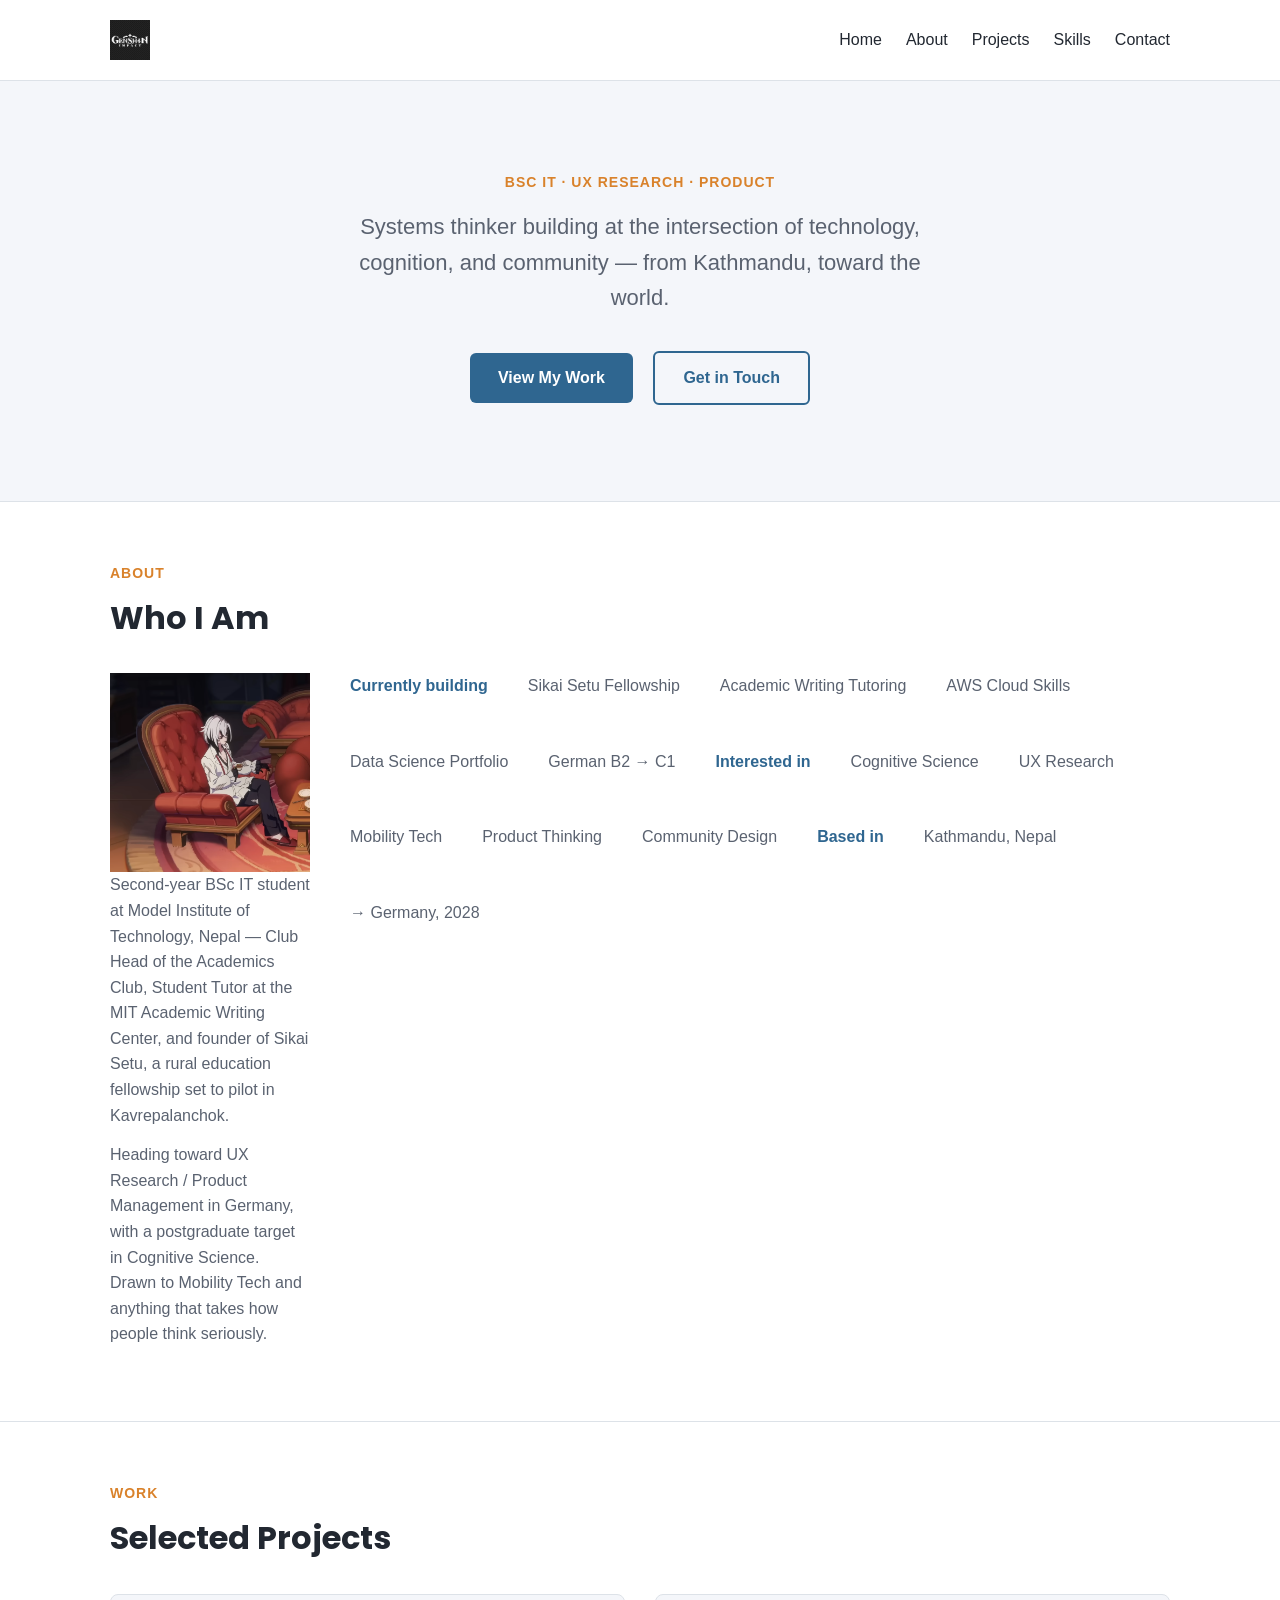
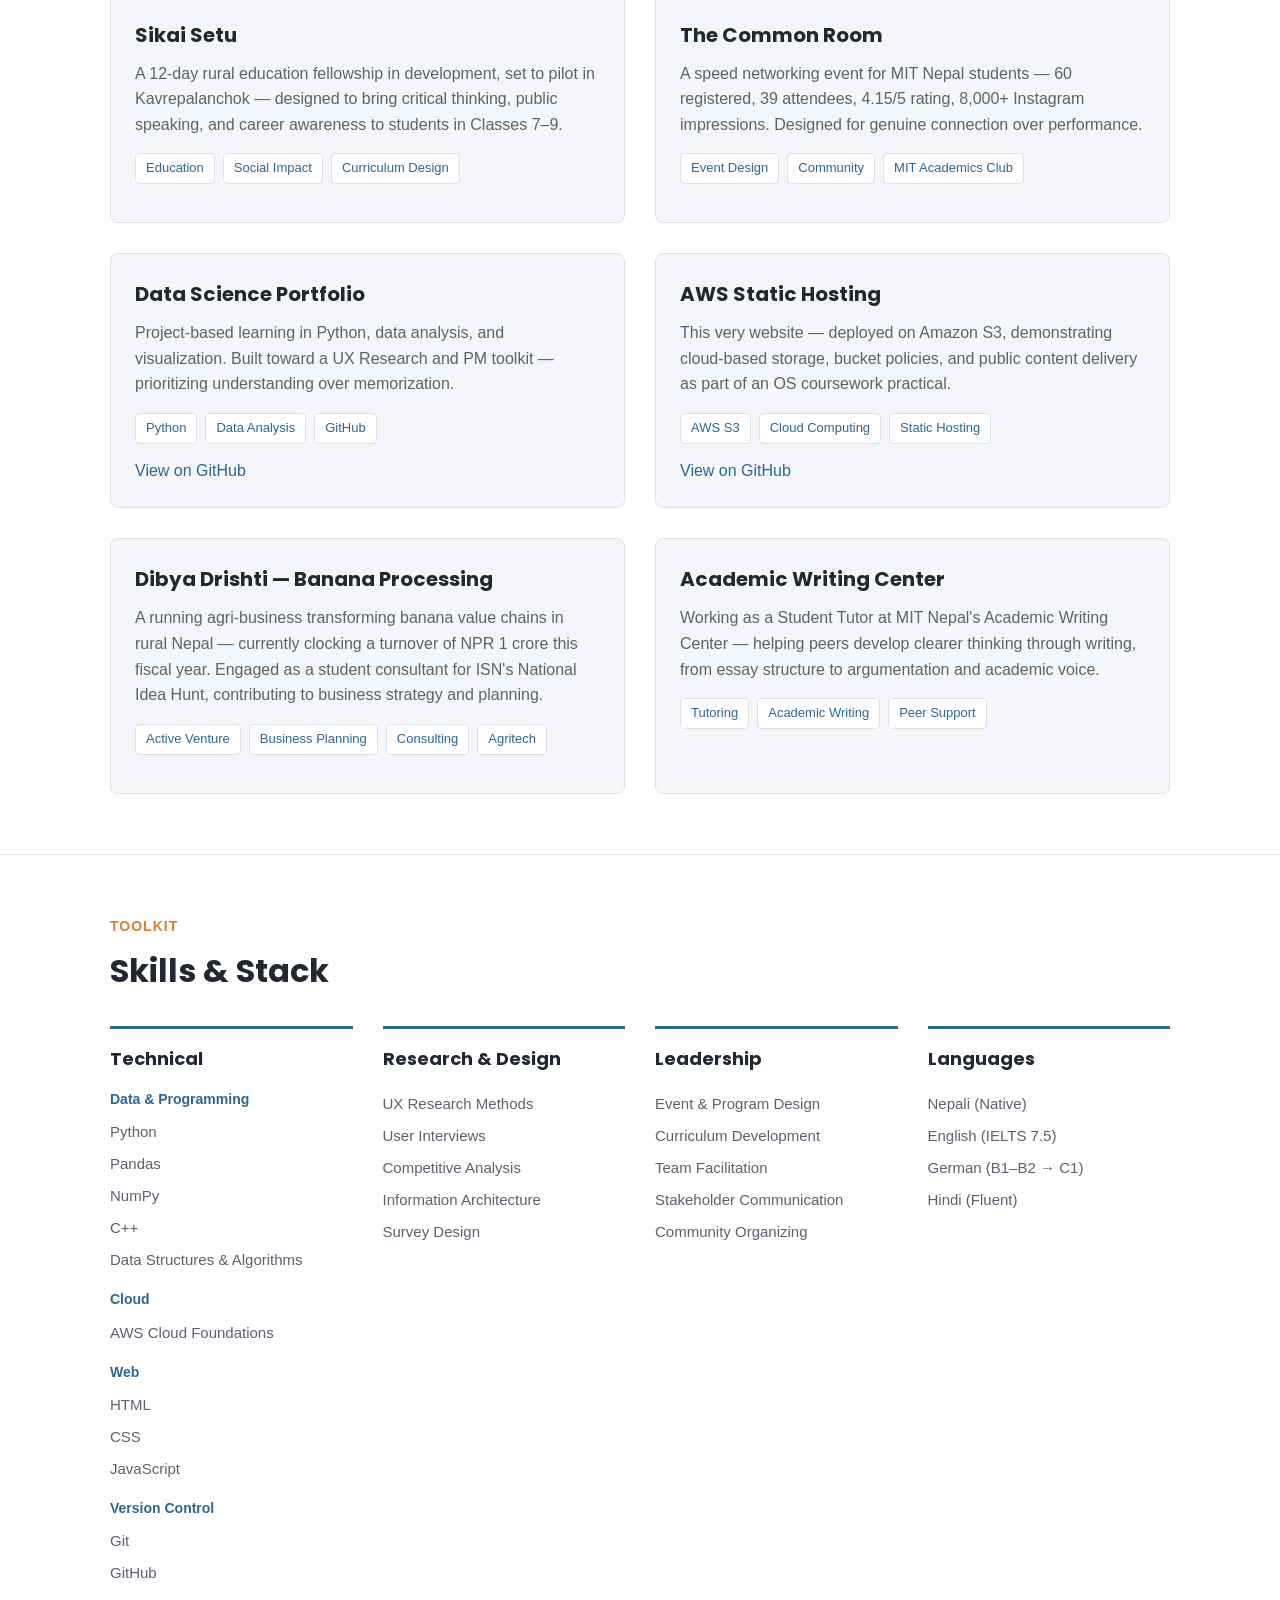
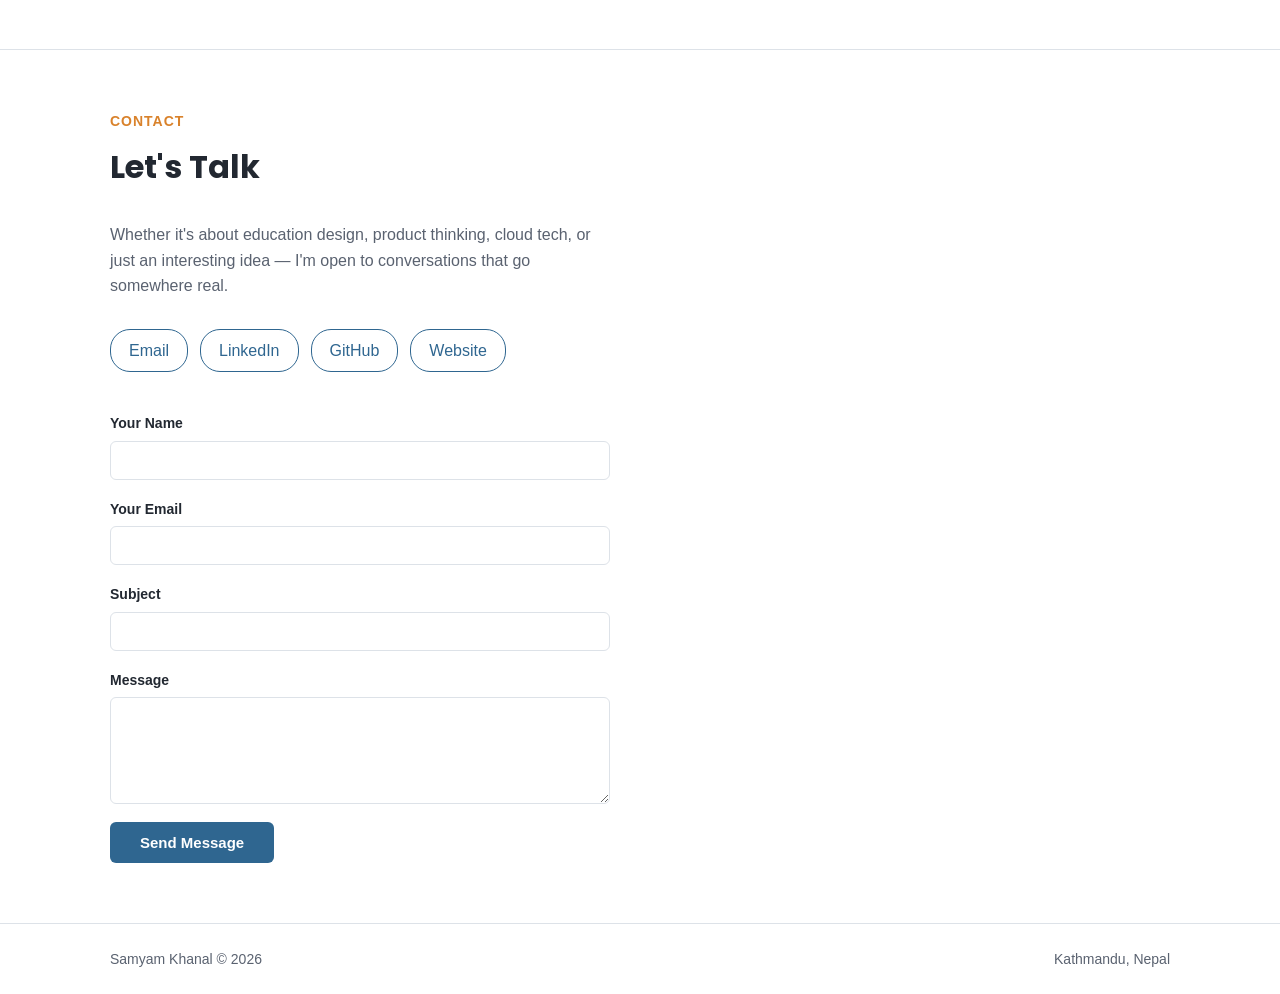
<file: index.html>
<!DOCTYPE html>
<html lang="en">
<head>
  <meta charset="UTF-8" />
  <meta name="viewport" content="width=device-width, initial-scale=1.0" />
  <link rel="stylesheet" href="css/style.css" />
  <title>Samyam Khanal — Portfolio</title>
</head>
<body>

<header>
  <div class="container header-inner">
    <h1><img src="images/logo.png" alt="Samyam Khanal" class="logo" /></h1>
    <nav>
      <ul>
        <li><a href="#hero">Home</a></li>
        <li><a href="#about">About</a></li>
        <li><a href="#projects">Projects</a></li>
        <li><a href="#skills">Skills</a></li>
        <li><a href="#contact">Contact</a></li>
      </ul>
    </nav>
  </div>
</header>

<main>

  <section id="hero">
    <div class="container">
      <p>BSc IT · UX Research · Product</p>
      <p>Systems thinker building at the intersection of technology, cognition, and community — from Kathmandu, toward the world.</p>
      <a href="#projects">View My Work</a>
      <a href="#contact">Get in Touch</a>
    </div>
  </section>

  <section id="about">
    <div class="container">
      <p>About</p>
      <h2>Who I Am</h2>

      <div class="about-grid">
        <article>
          <img src="images/image.png" alt="Samyam Khanal" width="200" height="200"/>
          <p>Second-year BSc IT student at Model Institute of Technology, Nepal — Club Head of the Academics Club, Student Tutor at the MIT Academic Writing Center, and founder of Sikai Setu, a rural education fellowship set to pilot in Kavrepalanchok.</p>
          <p>Heading toward UX Research / Product Management in Germany, with a postgraduate target in Cognitive Science. Drawn to Mobility Tech and anything that takes how people think seriously.</p>
        </article>

        <aside>
          <dl>
            <dt>Currently building</dt>
            <dd>Sikai Setu Fellowship</dd>
            <dd>Academic Writing Tutoring</dd>
            <dd>AWS Cloud Skills</dd>
            <dd>Data Science Portfolio</dd>
            <dd>German B2 → C1</dd>

            <dt>Interested in</dt>
            <dd>Cognitive Science</dd>
            <dd>UX Research</dd>
            <dd>Mobility Tech</dd>
            <dd>Product Thinking</dd>
            <dd>Community Design</dd>

            <dt>Based in</dt>
            <dd>Kathmandu, Nepal</dd>
            <dd>→ Germany, 2028</dd>
          </dl>
        </aside>
      </div>
    </div>
  </section>

  <section id="projects">
    <div class="container">
      <p>Work</p>
      <h2>Selected Projects</h2>

      <div class="projects-grid">
        <article>
          <h3>Sikai Setu</h3>
          <p>A 12-day rural education fellowship in development, set to pilot in Kavrepalanchok — designed to bring critical thinking, public speaking, and career awareness to students in Classes 7–9.</p>
          <ul>
            <li>Education</li>
            <li>Social Impact</li>
            <li>Curriculum Design</li>
          </ul>
        </article>

        <article>
          <h3>The Common Room</h3>
          <p>A speed networking event for MIT Nepal students — 60 registered, 39 attendees, 4.15/5 rating, 8,000+ Instagram impressions. Designed for genuine connection over performance.</p>
          <ul>
            <li>Event Design</li>
            <li>Community</li>
            <li>MIT Academics Club</li>
          </ul>
        </article>

        <article>
          <h3>Data Science Portfolio</h3>
          <p>Project-based learning in Python, data analysis, and visualization. Built toward a UX Research and PM toolkit — prioritizing understanding over memorization.</p>
          <ul>
            <li>Python</li>
            <li>Data Analysis</li>
            <li>GitHub</li>
          </ul>
          <a href="https://github.com/Samyam-Khanal/dsprojects" target="_blank">View on GitHub</a>
        </article>

        <article>
          <h3>AWS Static Hosting</h3>
          <p>This very website — deployed on Amazon S3, demonstrating cloud-based storage, bucket policies, and public content delivery as part of an OS coursework practical.</p>
          <ul>
            <li>AWS S3</li>
            <li>Cloud Computing</li>
            <li>Static Hosting</li>
          </ul>
          <a href="https://github.com/Samyam-Khanal/portfolio" target="_blank">View on GitHub</a>
        </article>

        <article>
          <h3>Dibya Drishti — Banana Processing</h3>
          <p>A running agri-business transforming banana value chains in rural Nepal — currently clocking a turnover of NPR 1 crore this fiscal year. Engaged as a student consultant for ISN's National Idea Hunt, contributing to business strategy and planning.</p>
          <ul>
            <li>Active Venture</li>
            <li>Business Planning</li>
            <li>Consulting</li>
            <li>Agritech</li>
          </ul>
        </article>

        <article>
          <h3>Academic Writing Center</h3>
          <p>Working as a Student Tutor at MIT Nepal's Academic Writing Center — helping peers develop clearer thinking through writing, from essay structure to argumentation and academic voice.</p>
          <ul>
            <li>Tutoring</li>
            <li>Academic Writing</li>
            <li>Peer Support</li>
          </ul>
        </article>
      </div>
    </div>
  </section>

  <section id="skills">
    <div class="container">
      <p>Toolkit</p>
      <h2>Skills &amp; Stack</h2>

      <div class="skills-grid">
        <article>
          <h3>Technical</h3>
          <dl>
            <dt>Data &amp; Programming</dt>
            <dd>Python</dd>
            <dd>Pandas</dd>
            <dd>NumPy</dd>
            <dd>C++</dd>
            <dd>Data Structures &amp; Algorithms</dd>

            <dt>Cloud</dt>
            <dd>AWS Cloud Foundations</dd>

            <dt>Web</dt>
            <dd>HTML</dd>
            <dd>CSS</dd>
            <dd>JavaScript</dd>

            <dt>Version Control</dt>
            <dd>Git</dd>
            <dd>GitHub</dd>
          </dl>
        </article>

        <article>
          <h3>Research &amp; Design</h3>
          <ul>
            <li>UX Research Methods</li>
            <li>User Interviews</li>
            <li>Competitive Analysis</li>
            <li>Information Architecture</li>
            <li>Survey Design</li>
          </ul>
        </article>

        <article>
          <h3>Leadership</h3>
          <ul>
            <li>Event &amp; Program Design</li>
            <li>Curriculum Development</li>
            <li>Team Facilitation</li>
            <li>Stakeholder Communication</li>
            <li>Community Organizing</li>
          </ul>
        </article>

        <article>
          <h3>Languages</h3>
          <ul>
            <li>Nepali (Native)</li>
            <li>English (IELTS 7.5)</li>
            <li>German (B1–B2 → C1)</li>
            <li>Hindi (Fluent)</li>
          </ul>
        </article>
      </div>
    </div>
  </section>

  <section id="contact">
    <div class="container">
      <p>Contact</p>
      <h2>Let's Talk</h2>
      <p>Whether it's about education design, product thinking, cloud tech, or just an interesting idea — I'm open to conversations that go somewhere real.</p>

      <ul class="contact-links">
        <li><a href="mailto:samyamkhanal@example.com">Email</a></li>
        <li><a href="https://linkedin.com/in/samyamkhanal" target="_blank">LinkedIn</a></li>
        <li><a href="https://github.com/Samyam-Khanal/dsprojects" target="_blank">GitHub</a></li>
        <li><a href="https://samyamkhanal.com.np" target="_blank">Website</a></li>
      </ul>

      <form action="mailto:samyamkhanal@example.com" method="post" enctype="text/plain">
        <div class="form-row">
          <label for="name">Your Name</label>
          <input type="text" id="name" name="name" required />
        </div>

        <div class="form-row">
          <label for="email">Your Email</label>
          <input type="email" id="email" name="email" required />
        </div>

        <div class="form-row">
          <label for="subject">Subject</label>
          <input type="text" id="subject" name="subject" required />
        </div>

        <div class="form-row">
          <label for="message">Message</label>
          <textarea id="message" name="message" rows="5" required></textarea>
        </div>

        <button type="submit">Send Message</button>
      </form>
    </div>
  </section>

</main>

<footer>
  <div class="container footer-inner">
    <p>Samyam Khanal © 2026</p>
    <p>Kathmandu, Nepal</p>
  </div>
</footer>

</body>
</html>
</file>
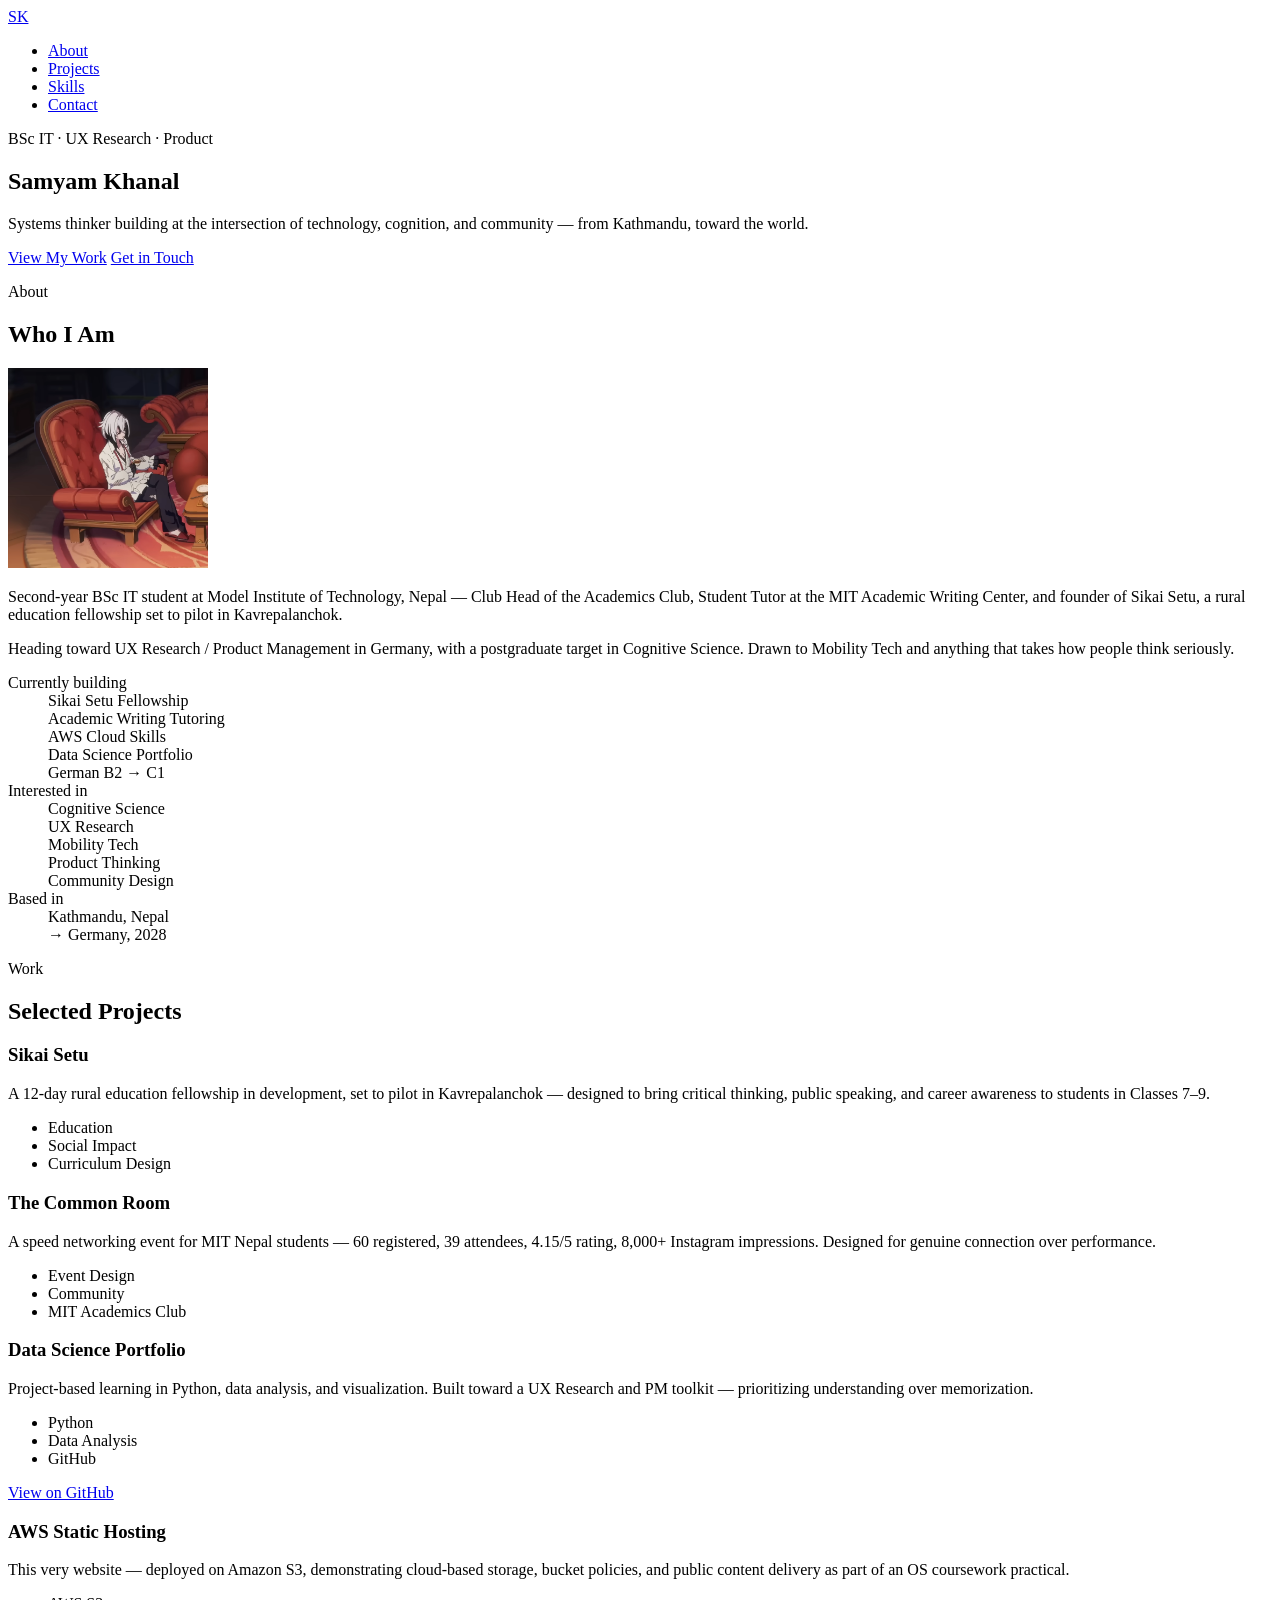
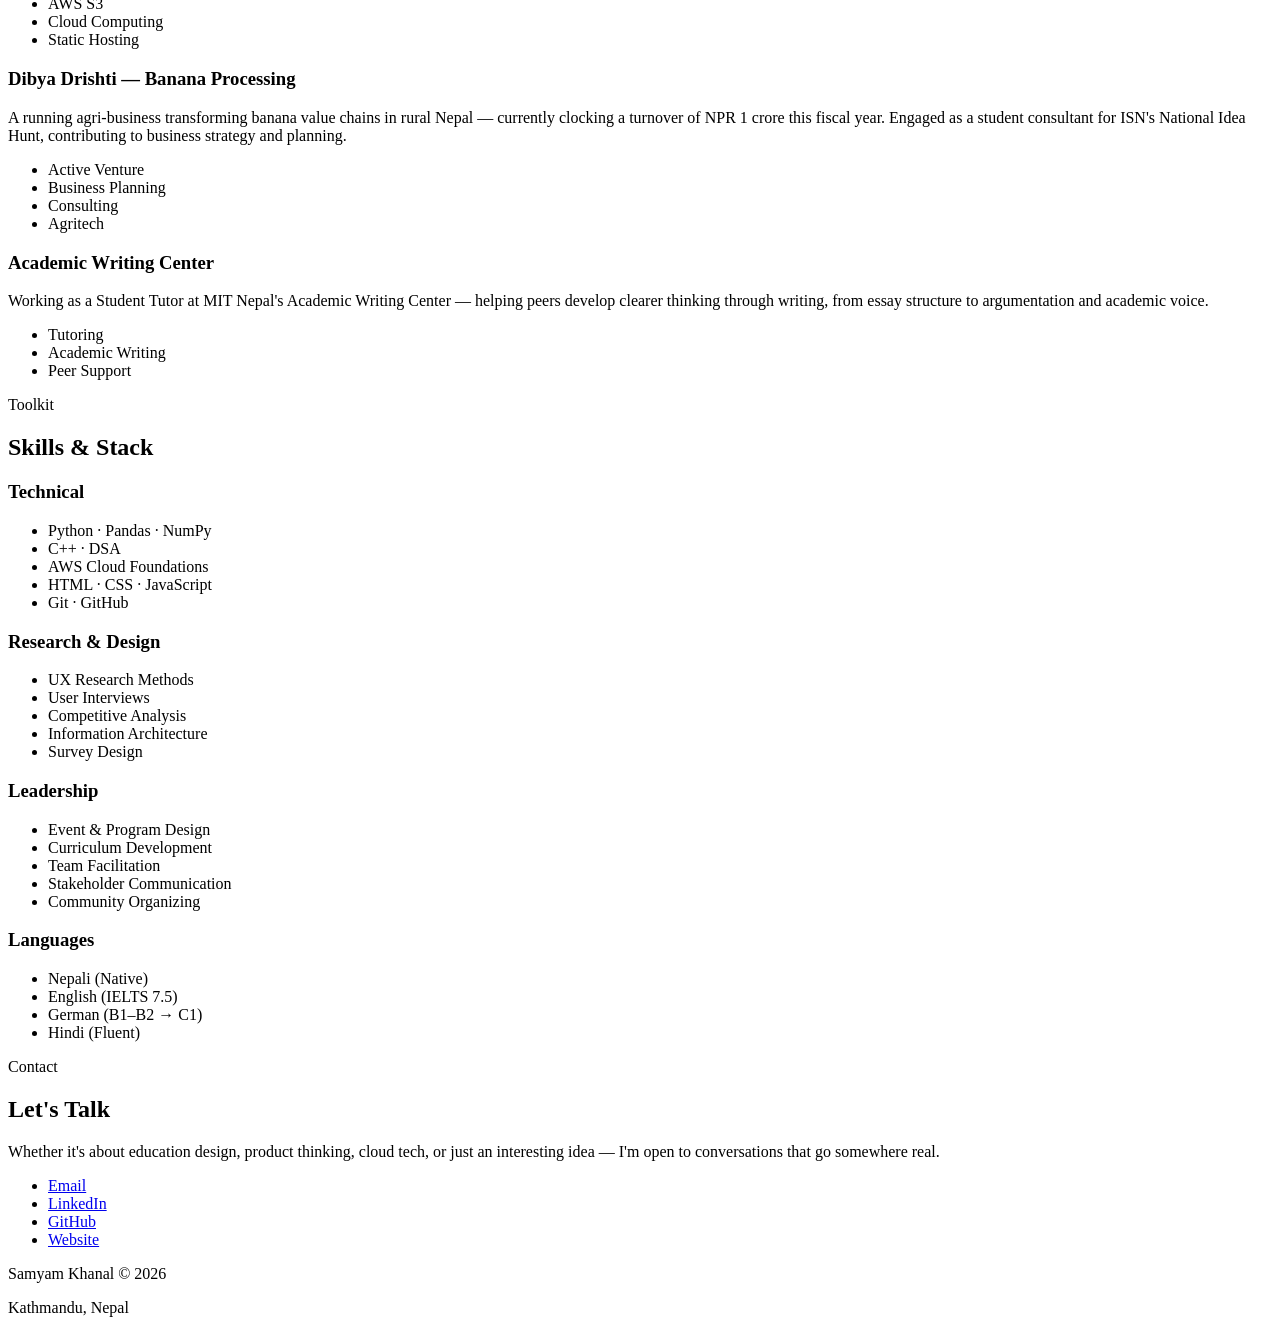
<file: index(5).html>
<!DOCTYPE html>
<html lang="en">
<head>
  <meta charset="UTF-8" />
  <meta name="viewport" content="width=device-width, initial-scale=1.0" />
  <title>Samyam Khanal — Portfolio</title>
</head>
<body>

<header>
  <nav>
    <a href="#hero">SK</a>
    <ul>
      <li><a href="#about">About</a></li>
      <li><a href="#projects">Projects</a></li>
      <li><a href="#skills">Skills</a></li>
      <li><a href="#contact">Contact</a></li>
    </ul>
  </nav>
</header>

<main>

  <section id="hero">
    <p>BSc IT · UX Research · Product</p>
    <h1>Samyam Khanal</h1>
    <p>Systems thinker building at the intersection of technology, cognition, and community — from Kathmandu, toward the world.</p>
    <a href="#projects">View My Work</a>
    <a href="#contact">Get in Touch</a>
  </section>

  <section id="about">
    <p>About</p>
    <h2>Who I Am</h2>

    <article>
      <img src="images/image.png" alt="Samyam Khanal" width="200" height="200"/>
      <p>Second-year BSc IT student at Model Institute of Technology, Nepal — Club Head of the Academics Club, Student Tutor at the MIT Academic Writing Center, and founder of Sikai Setu, a rural education fellowship set to pilot in Kavrepalanchok.</p>
      <p>Heading toward UX Research / Product Management in Germany, with a postgraduate target in Cognitive Science. Drawn to Mobility Tech and anything that takes how people think seriously.</p>
    </article>

    <aside>
      <dl>
        <dt>Currently building</dt>
        <dd>Sikai Setu Fellowship</dd>
        <dd>Academic Writing Tutoring</dd>
        <dd>AWS Cloud Skills</dd>
        <dd>Data Science Portfolio</dd>
        <dd>German B2 → C1</dd>

        <dt>Interested in</dt>
        <dd>Cognitive Science</dd>
        <dd>UX Research</dd>
        <dd>Mobility Tech</dd>
        <dd>Product Thinking</dd>
        <dd>Community Design</dd>

        <dt>Based in</dt>
        <dd>Kathmandu, Nepal</dd>
        <dd>→ Germany, 2028</dd>
      </dl>
    </aside>
  </section>

  <section id="projects">
    <p>Work</p>
    <h2>Selected Projects</h2>

    <article>
      <h3>Sikai Setu</h3>
      <p>A 12-day rural education fellowship in development, set to pilot in Kavrepalanchok — designed to bring critical thinking, public speaking, and career awareness to students in Classes 7–9.</p>
      <ul>
        <li>Education</li>
        <li>Social Impact</li>
        <li>Curriculum Design</li>
      </ul>
    </article>

    <article>
      <h3>The Common Room</h3>
      <p>A speed networking event for MIT Nepal students — 60 registered, 39 attendees, 4.15/5 rating, 8,000+ Instagram impressions. Designed for genuine connection over performance.</p>
      <ul>
        <li>Event Design</li>
        <li>Community</li>
        <li>MIT Academics Club</li>
      </ul>
    </article>

    <article>
      <h3>Data Science Portfolio</h3>
      <p>Project-based learning in Python, data analysis, and visualization. Built toward a UX Research and PM toolkit — prioritizing understanding over memorization.</p>
      <ul>
        <li>Python</li>
        <li>Data Analysis</li>
        <li>GitHub</li>
      </ul>
      <a href="https://github.com/Samyam-Khanal/dsprojects" target="_blank">View on GitHub</a>
    </article>

    <article>
      <h3>AWS Static Hosting</h3>
      <p>This very website — deployed on Amazon S3, demonstrating cloud-based storage, bucket policies, and public content delivery as part of an OS coursework practical.</p>
      <ul>
        <li>AWS S3</li>
        <li>Cloud Computing</li>
        <li>Static Hosting</li>
      </ul>
    </article>

    <article>
      <h3>Dibya Drishti — Banana Processing</h3>
      <p>A running agri-business transforming banana value chains in rural Nepal — currently clocking a turnover of NPR 1 crore this fiscal year. Engaged as a student consultant for ISN's National Idea Hunt, contributing to business strategy and planning.</p>
      <ul>
        <li>Active Venture</li>
        <li>Business Planning</li>
        <li>Consulting</li>
        <li>Agritech</li>
      </ul>
    </article>

    <article>
      <h3>Academic Writing Center</h3>
      <p>Working as a Student Tutor at MIT Nepal's Academic Writing Center — helping peers develop clearer thinking through writing, from essay structure to argumentation and academic voice.</p>
      <ul>
        <li>Tutoring</li>
        <li>Academic Writing</li>
        <li>Peer Support</li>
      </ul>
    </article>
  </section>

  <section id="skills">
    <p>Toolkit</p>
    <h2>Skills &amp; Stack</h2>

    <article>
      <h3>Technical</h3>
      <ul>
        <li>Python · Pandas · NumPy</li>
        <li>C++ · DSA</li>
        <li>AWS Cloud Foundations</li>
        <li>HTML · CSS · JavaScript</li>
        <li>Git · GitHub</li>
      </ul>
    </article>

    <article>
      <h3>Research &amp; Design</h3>
      <ul>
        <li>UX Research Methods</li>
        <li>User Interviews</li>
        <li>Competitive Analysis</li>
        <li>Information Architecture</li>
        <li>Survey Design</li>
      </ul>
    </article>

    <article>
      <h3>Leadership</h3>
      <ul>
        <li>Event &amp; Program Design</li>
        <li>Curriculum Development</li>
        <li>Team Facilitation</li>
        <li>Stakeholder Communication</li>
        <li>Community Organizing</li>
      </ul>
    </article>

    <article>
      <h3>Languages</h3>
      <ul>
        <li>Nepali (Native)</li>
        <li>English (IELTS 7.5)</li>
        <li>German (B1–B2 → C1)</li>
        <li>Hindi (Fluent)</li>
      </ul>
    </article>
  </section>

  <section id="contact">
    <p>Contact</p>
    <h2>Let's Talk</h2>
    <p>Whether it's about education design, product thinking, cloud tech, or just an interesting idea — I'm open to conversations that go somewhere real.</p>

    <ul>
      <li><a href="mailto:samyamkhanal@example.com">Email</a></li>
      <li><a href="https://linkedin.com/in/samyamkhanal" target="_blank">LinkedIn</a></li>
      <li><a href="https://github.com/Samyam-Khanal/dsprojects" target="_blank">GitHub</a></li>
      <li><a href="https://samyamkhanal.com.np" target="_blank">Website</a></li>
    </ul>
  </section>

</main>

<footer>
  <p>Samyam Khanal © 2026</p>
  <p>Kathmandu, Nepal</p>
</footer>

</body>
</html>
</file>
<file: css/style.css>
/* =========================================================
   Samyam Khanal - Portfolio Stylesheet
   External CSS file (Flexbox + Grid, responsive with media queries)
   ========================================================= */

/* Google Font import */
@import url('https://fonts.googleapis.com/css2?family=Poppins:wght@400;500;600;700&display=swap');

/* Basic reset */
* {
  margin: 0;
  padding: 0;
  box-sizing: border-box;
}

/* Color palette + reusable values */
:root {
  --color-bg: #ffffff;
  --color-bg-light: #f4f6fa;
  --color-text: #222831;
  --color-text-light: #5a6270;
  --color-primary: #2f6690;
  --color-accent: #d9822b;
  --color-border: #dde2e8;

  --font-heading: 'Poppins', sans-serif;
  --font-body: Arial, Helvetica, sans-serif;
}

html {
  overflow-x: hidden;
}

body {
  font-family: var(--font-body);
  color: var(--color-text);
  background-color: var(--color-bg);
  line-height: 1.6;
}

h1, h2, h3 {
  font-family: var(--font-heading);
  color: var(--color-text);
}

a {
  color: var(--color-primary);
  text-decoration: none;
}

a:hover {
  text-decoration: underline;
}

ul {
  list-style: none;
}

img {
  max-width: 100%;
  height: auto;
  display: block;
}

/* ---------- Layout container ----------
   header, main sections, and footer stay full-width (so their
   background color can stretch edge to edge), while everything
   INSIDE them is wrapped in a .container div that centers the
   content and caps its width. */
.container {
  max-width: 1100px;
  margin: 0 auto;
  padding-left: 20px;
  padding-right: 20px;
}

main section {
  padding-top: 60px;
  padding-bottom: 60px;
  border-bottom: 1px solid var(--color-border);
}

main section .container > p:first-child {
  color: var(--color-accent);
  font-weight: 600;
  text-transform: uppercase;
  letter-spacing: 1px;
  font-size: 14px;
  margin-bottom: 8px;
}

main section h2 {
  font-size: 32px;
  margin-bottom: 30px;
}

/* ---------- Header / Nav (Flexbox) ---------- */
header {
  border-bottom: 1px solid var(--color-border);
}

.header-inner {
  display: flex;
  justify-content: space-between;
  align-items: center;
  flex-wrap: wrap;
  gap: 12px;
  padding-top: 20px;
  padding-bottom: 20px;
}

header h1 {
  line-height: 0;
}

header h1 .logo {
  height: 40px;
  width: auto;
  display: block;
}

header nav ul {
  display: flex;
  gap: 24px;
  flex-wrap: wrap;
}

header nav a {
  color: var(--color-text);
  font-weight: 500;
}

header nav a:hover {
  color: var(--color-primary);
}

/* ---------- Hero ---------- */
#hero {
  text-align: center;
  padding-top: 90px;
  padding-bottom: 90px;
  background-color: var(--color-bg-light);
}

#hero p:first-child {
  color: var(--color-accent);
  font-weight: 600;
  letter-spacing: 1px;
  margin-bottom: 16px;
}

#hero p:nth-of-type(2) {
  font-size: 22px;
  max-width: 600px;
  margin: 0 auto 30px auto;
  color: var(--color-text-light);
}

#hero a {
  display: inline-block;
  padding: 12px 28px;
  margin: 6px 8px;
  border-radius: 6px;
  font-weight: 600;
}

#hero a:first-of-type {
  background-color: var(--color-primary);
  color: #fff;
}

#hero a:first-of-type:hover {
  background-color: #24506f;
  text-decoration: none;
}

#hero a:last-of-type {
  border: 2px solid var(--color-primary);
  color: var(--color-primary);
}

#hero a:last-of-type:hover {
  background-color: var(--color-primary);
  color: #fff;
  text-decoration: none;
}

/* ---------- About (Grid) ---------- */
.about-grid {
  display: grid;
  grid-template-columns: 200px 1fr;
  gap: 40px;
  align-items: start;
}

#about article p {
  margin-bottom: 14px;
  color: var(--color-text-light);
}

#about aside dl {
  display: flex;
  flex-wrap: wrap;
  gap: 40px;
}

#about aside dt {
  font-weight: 600;
  color: var(--color-primary);
  margin-bottom: 10px;
}

#about aside dd {
  color: var(--color-text-light);
  margin-bottom: 6px;
}

/* ---------- Projects (Grid) ---------- */
.projects-grid {
  display: grid;
  grid-template-columns: 1fr;
  gap: 30px;
}

.projects-grid article {
  background-color: var(--color-bg-light);
  border: 1px solid var(--color-border);
  border-radius: 8px;
  padding: 24px;
}

.projects-grid article h3 {
  font-size: 20px;
  margin-bottom: 10px;
}

.projects-grid article p {
  color: var(--color-text-light);
  margin-bottom: 16px;
}

.projects-grid article ul {
  display: flex;
  flex-wrap: wrap;
  gap: 8px;
  margin-bottom: 14px;
}

.projects-grid article li {
  background-color: #fff;
  border: 1px solid var(--color-border);
  border-radius: 4px;
  padding: 4px 10px;
  font-size: 13px;
  color: var(--color-primary);
}

/* 2 columns from tablet size up */
@media screen and (min-width: 700px) {
  .projects-grid {
    grid-template-columns: repeat(2, 1fr);
  }
}

/* ---------- Skills (Grid) ---------- */
.skills-grid {
  display: grid;
  grid-template-columns: 1fr;
  gap: 30px;
}

.skills-grid article {
  border-top: 3px solid var(--color-primary);
  padding-top: 16px;
}

.skills-grid article h3 {
  font-size: 18px;
  margin-bottom: 14px;
}

.skills-grid dt {
  font-weight: 600;
  margin-top: 12px;
  margin-bottom: 6px;
  color: var(--color-primary);
  font-size: 14px;
}

.skills-grid dt:first-of-type {
  margin-top: 0;
}

.skills-grid dd,
.skills-grid li {
  color: var(--color-text-light);
  padding: 4px 0;
  font-size: 15px;
}

/* 2 columns on small tablets, 4 columns on desktop */
@media screen and (min-width: 600px) {
  .skills-grid {
    grid-template-columns: repeat(2, 1fr);
  }
}

@media screen and (min-width: 950px) {
  .skills-grid {
    grid-template-columns: repeat(4, 1fr);
  }
}

/* ---------- Contact ---------- */
#contact > .container > p:nth-of-type(2) {
  color: var(--color-text-light);
  max-width: 500px;
  margin-bottom: 30px;
}

.contact-links {
  display: flex;
  flex-wrap: wrap;
  gap: 12px;
  margin-bottom: 40px;
}

.contact-links a {
  display: inline-block;
  padding: 8px 18px;
  border: 1px solid var(--color-primary);
  border-radius: 20px;
  color: var(--color-primary);
}

.contact-links a:hover {
  background-color: var(--color-primary);
  color: #fff;
  text-decoration: none;
}

#contact form {
  display: flex;
  flex-direction: column;
  gap: 18px;
  max-width: 500px;
}

.form-row {
  display: flex;
  flex-direction: column;
}

.form-row label {
  font-weight: 600;
  margin-bottom: 6px;
  font-size: 14px;
}

.form-row input,
.form-row textarea {
  width: 100%;
  padding: 10px 12px;
  border: 1px solid var(--color-border);
  border-radius: 6px;
  font-family: var(--font-body);
  font-size: 15px;
}

.form-row input:focus,
.form-row textarea:focus {
  outline: none;
  border-color: var(--color-primary);
}

#contact form button {
  align-self: flex-start;
  padding: 12px 30px;
  background-color: var(--color-primary);
  color: #fff;
  border: none;
  border-radius: 6px;
  font-size: 15px;
  font-weight: 600;
  cursor: pointer;
}

#contact form button:hover {
  background-color: #24506f;
}

/* ---------- Footer ---------- */
.footer-inner {
  display: flex;
  justify-content: space-between;
  flex-wrap: wrap;
  gap: 8px;
  padding-top: 24px;
  padding-bottom: 24px;
  color: var(--color-text-light);
  font-size: 14px;
}

/* =========================================================
   Media Queries - mobile friendly adjustments
   ========================================================= */

/* Tablets and small laptops */
@media screen and (max-width: 900px) {
  main section h2 {
    font-size: 28px;
  }
}

/* Large phones / small tablets */
@media screen and (max-width: 700px) {
  .about-grid {
    grid-template-columns: 1fr;
  }

  .about-grid img {
    width: 140px;
  }

  .header-inner {
    flex-direction: column;
    align-items: flex-start;
    gap: 12px;
  }

  main section {
    padding-top: 44px;
    padding-bottom: 44px;
  }

  #hero {
    padding-top: 64px;
    padding-bottom: 64px;
  }
}

/* Phones */
@media screen and (max-width: 480px) {
  header nav ul {
    gap: 14px;
  }

  #hero a {
    display: block;
    margin: 8px 0;
  }

  main section h2 {
    font-size: 24px;
  }

  #hero p:nth-of-type(2) {
    font-size: 18px;
  }

  .container {
    padding-left: 16px;
    padding-right: 16px;
  }
}
</file>
